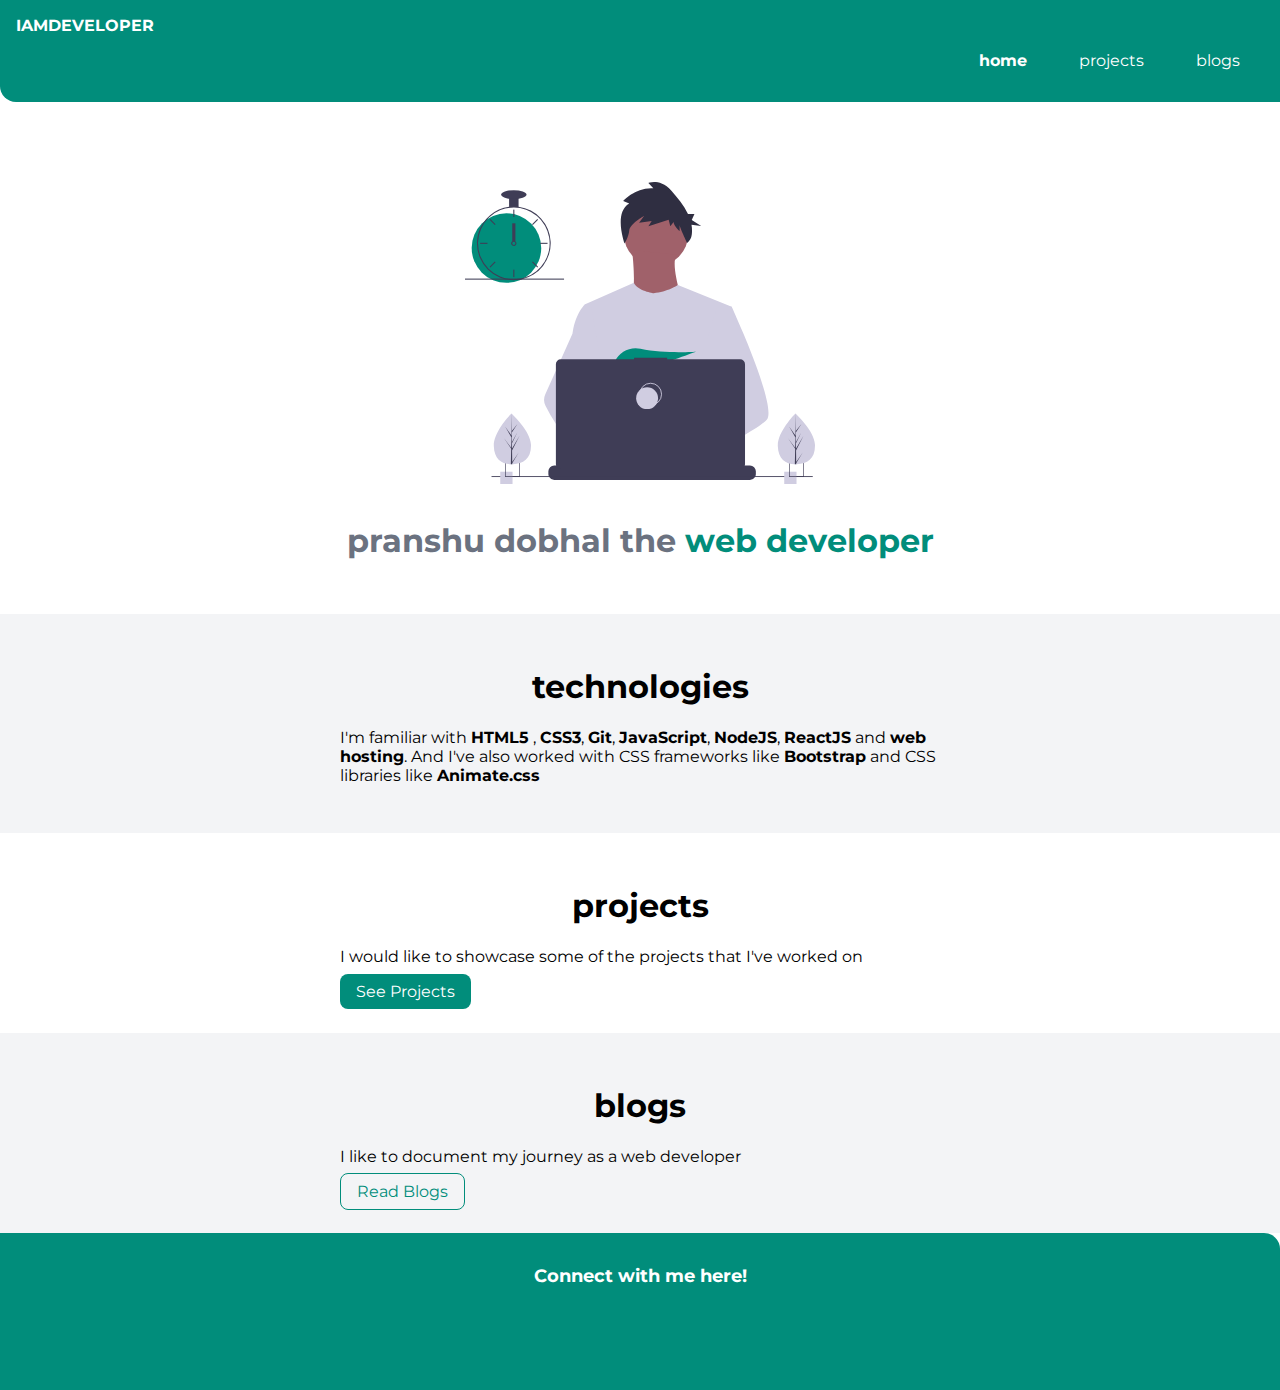
<file: index.html>
<!DOCTYPE html>
<html lang="en">
  <head>
    <meta charset="UTF-8" />
    <meta name="viewport" content="width=device-width, initial-scale=1.0" />
    <title>home | Pranshu Dobhal</title>
    <link rel="stylesheet" href="style.css" />
    <link rel="stylesheet" href="https://cdnjs.cloudflare.com/ajax/libs/font-awesome/5.15.1/css/all.min.css" integrity="sha512-+4zCK9k+qNFUR5X+cKL9EIR+ZOhtIloNl9GIKS57V1MyNsYpYcUrUeQc9vNfzsWfV28IaLL3i96P9sdNyeRssA==" crossorigin="anonymous" />
  </head>
  <body>
    <nav class="navigation container">
      <div class="nav-brand">IAMDEVELOPER</div>
      <ul class="list-non-bullet nav-pills">
        <li class="list-item-inline"><a class="link link-active" href="/">home</a></li>
        <li class="list-item-inline"><a class="link" href="projects.html">projects</a></li>
        <li class="list-item-inline"><a class="link" href="blogs.html">blogs</a></li>
      </ul>
    </nav>

    <header class="hero">
      <img class="hero-img" src="images/dev.svg" alt="" />
      <h1 class="hero-heading">pranshu dobhal the <span class="heading-inverted">web developer</span></h1>
    </header>

    <section class="section ow">
      <div class="container container-center">
        <h1>technologies</h1>
        <p>
          I'm familiar with <strong>HTML5</strong> , <strong>CSS3</strong>, <strong>Git</strong>, <strong>JavaScript</strong>, <strong>NodeJS</strong>, <strong>ReactJS</strong> and <strong>web hosting</strong>. And I've also worked with CSS frameworks like <strong>Bootstrap</strong> and CSS
          libraries like <strong>Animate.css</strong>
        </p>
      </div>
    </section>

    <section class="section">
      <div class="container container-center">
        <h1>projects</h1>
        <p>I would like to showcase some of the projects that I've worked on</p>
        <a class="link link-primary" href="projects.html">See Projects</a>
      </div>
    </section>

    <section class="section ow">
      <div class="container container-center">
        <h1>blogs</h1>
        <p>I like to document my journey as a web developer</p>
        <a class="link link-secondary" href="blogs.html">Read Blogs</a>
      </div>
    </section>

    <footer class="footer">
      <div class="footer-header">Connect with me here!</div>
      <ul class="social-links list-non-bullet">
        <li class="list-item-inline">
          <a class="link" href="https://github.com/pranshudobhal"><i class="fab fa-github"></i></a>
        </li>
        <li class="list-item-inline">
          <a class="link" href="https://www.linkedin.com/in/pranshudobhal/"><i class="fab fa-linkedin"></i></a>
        </li>
      </ul>
    </footer>
  </body>
</html>
</file>
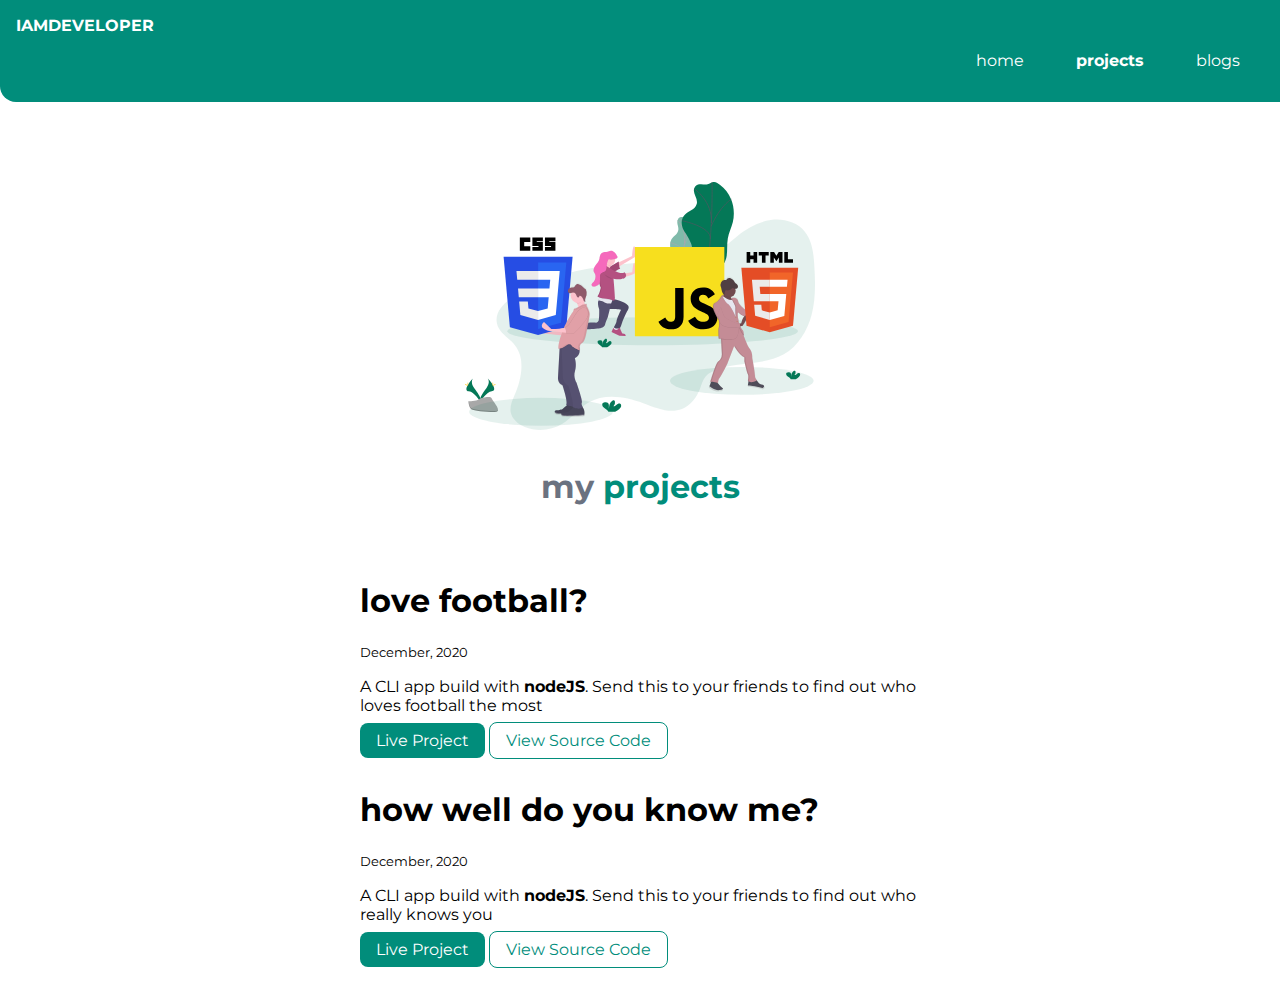
<file: projects.html>
<!DOCTYPE html>
<html lang="en">
  <head>
    <meta charset="UTF-8" />
    <meta name="viewport" content="width=device-width, initial-scale=1.0" />
    <title>projects | Pranshu Dobhal</title>
    <link rel="stylesheet" href="style.css" />
  </head>
  <body>
    <nav class="navigation container">
      <div class="nav-brand">IAMDEVELOPER</div>
      <ul class="list-non-bullet nav-pills">
        <li class="list-item-inline"><a class="link" href="index.html">home</a></li>
        <li class="list-item-inline"><a class="link link-active" href="projects.html">projects</a></li>
        <li class="list-item-inline"><a class="link" href="blogs.html">blogs</a></li>
      </ul>
    </nav>

    <header class="hero">
      <img class="hero-img" src="images/hero-image.svg" alt="" />
      <h1 class="hero-heading">my <span class="heading-inverted">projects</span></h1>
    </header>

    <ul class="list-non-bullet">
      <li>
        <div class="container container-center">
          <h1>love football?</h1>
          <small>December, 2020</small>
          <p>A CLI app build with <strong>nodeJS</strong>. Send this to your friends to find out who loves football the most</p>
          <a class="link link-primary" href="https://repl.it/@PranshuDobhal/Football-Quiz?embed=1&output=1">Live Project</a>
          <a href="https://github.com/pranshudobhal/Football-Quiz" class="link link-secondary">View Source Code</a>
        </div>
      </li>
      <br />
      <li>
        <div class="container container-center">
          <h1>how well do you know me?</h1>
          <small>December, 2020</small>
          <p>A CLI app build with <strong>nodeJS</strong>. Send this to your friends to find out who really knows you</p>
          <a class="link link-primary" href="https://repl.it/@PranshuDobhal/Quiz?embed=1&output=1">Live Project</a>
          <a href="https://github.com/pranshudobhal/How-Well-Do-You-Know-Me" class="link link-secondary">View Source Code</a>
        </div>
      </li>
      <br />
    </ul>
  </body>
</html>
</file>
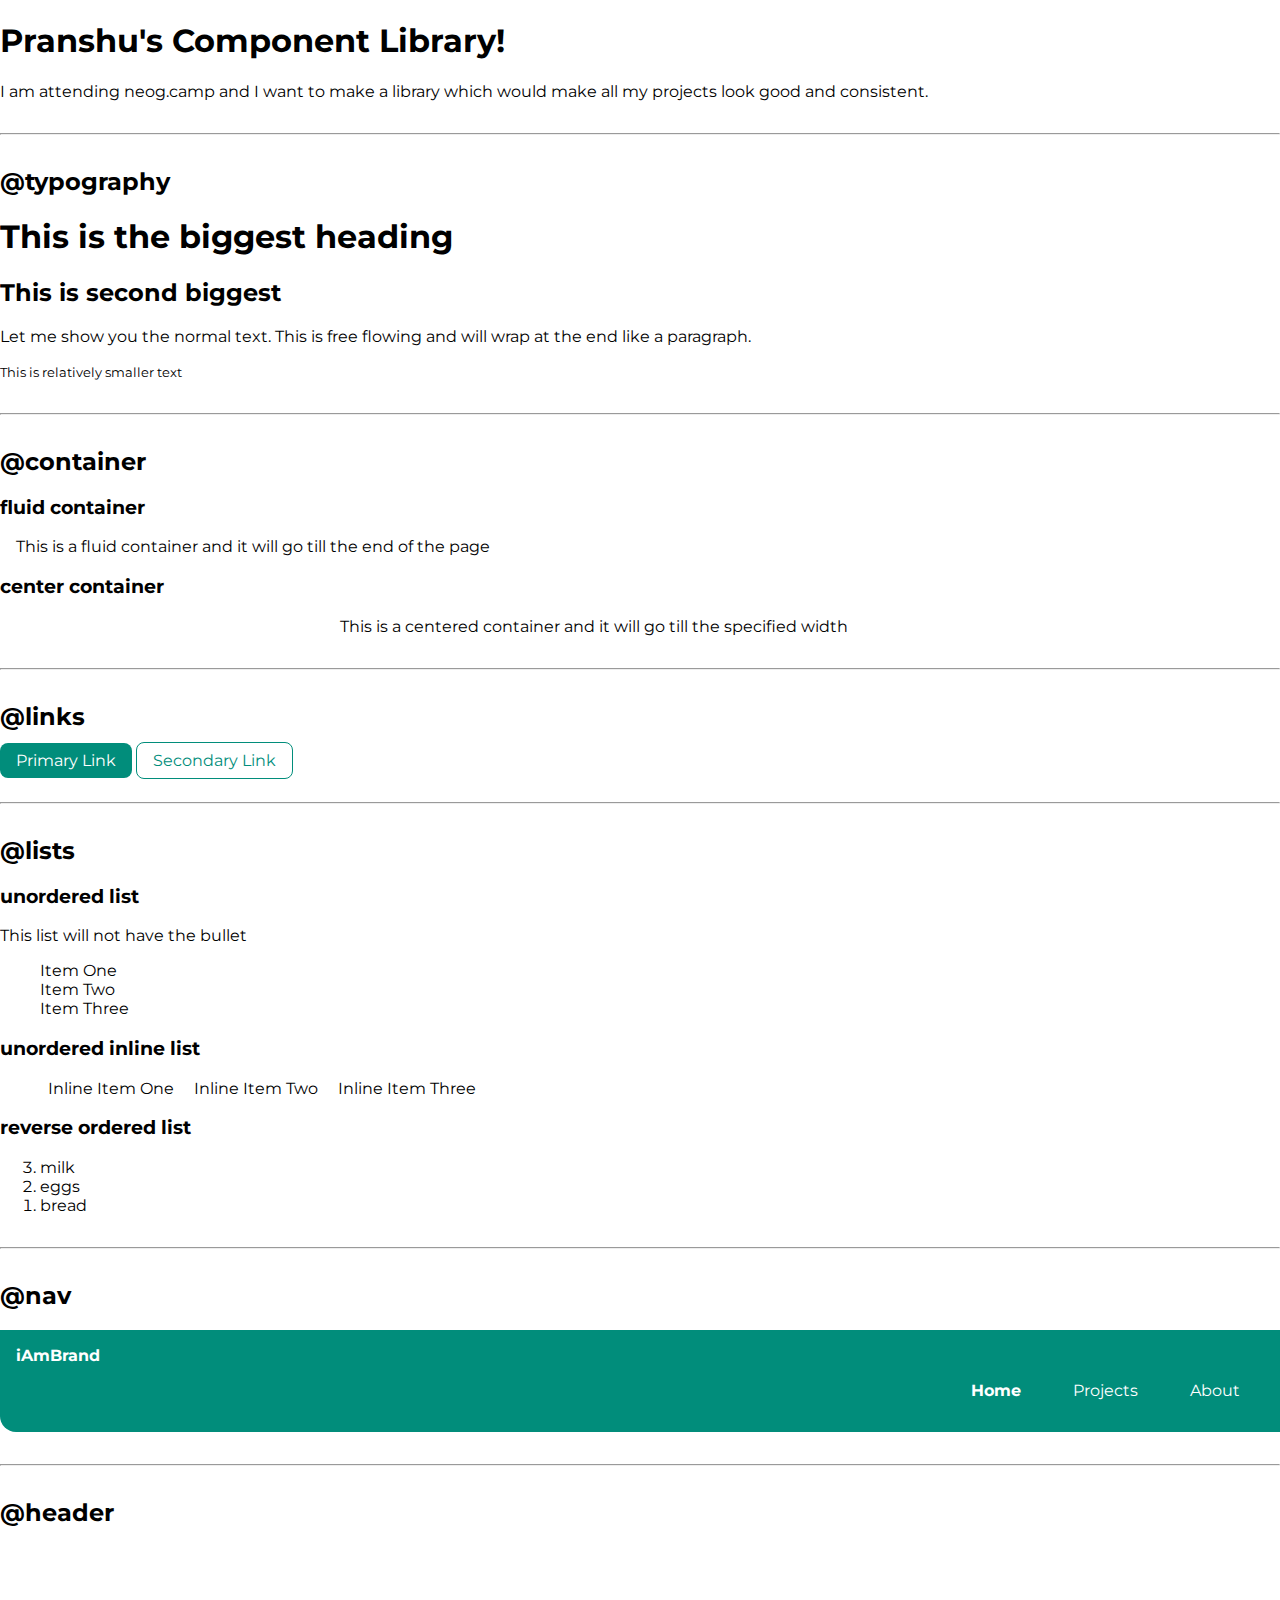
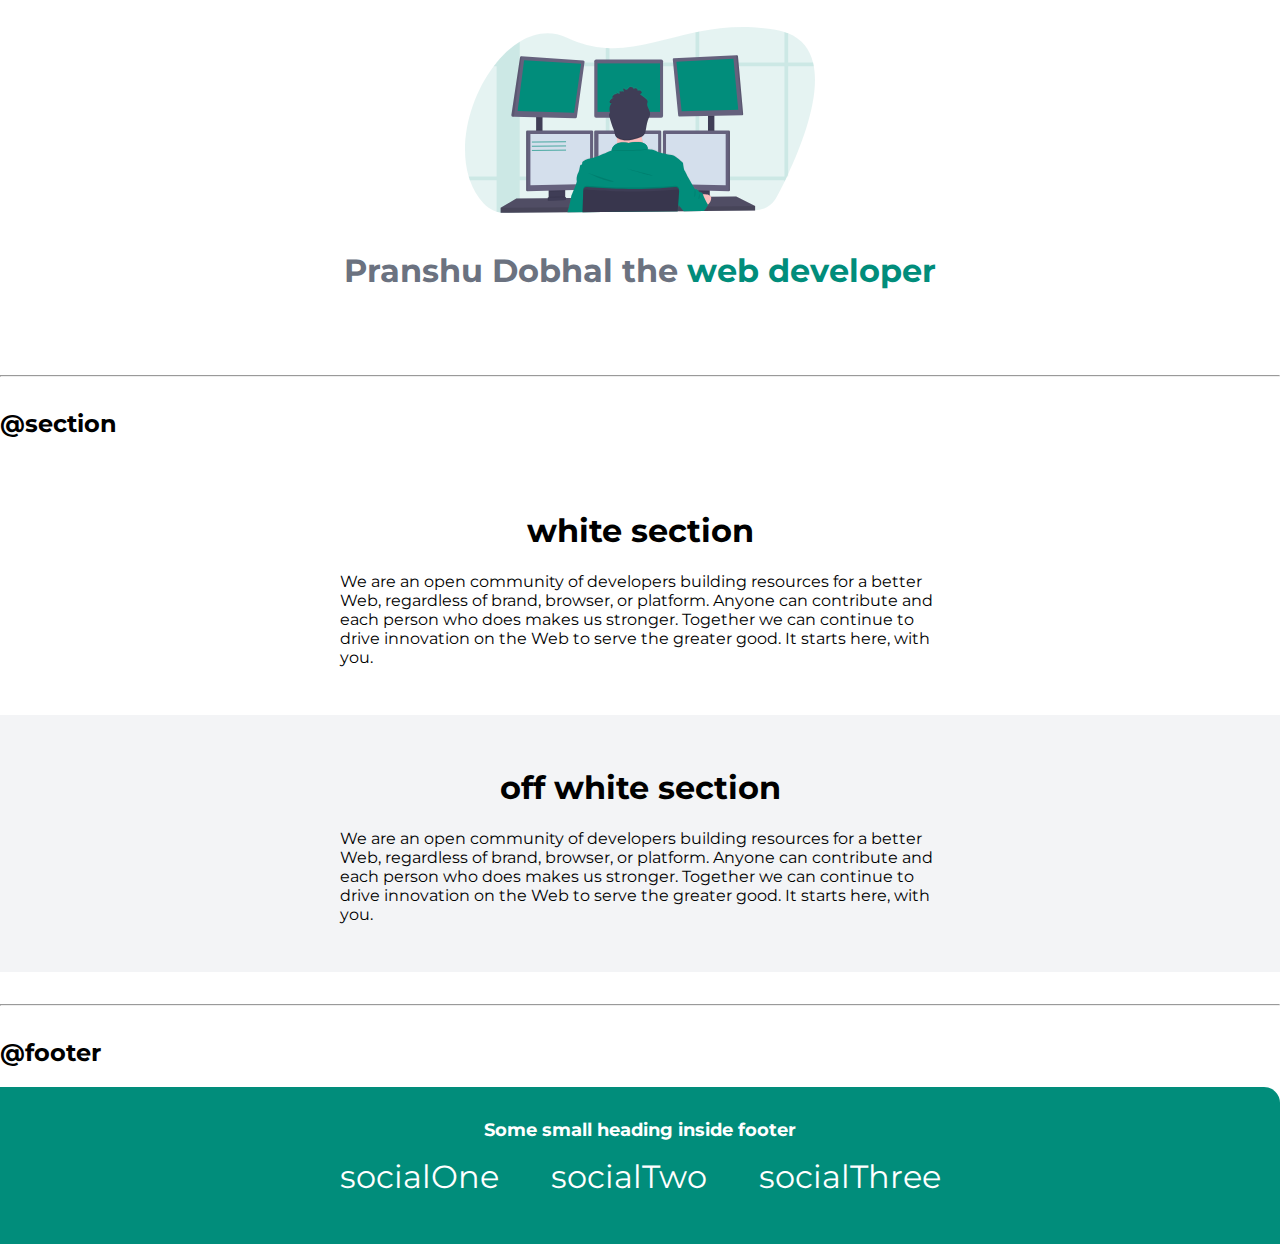
<file: lib/component.html>
<!DOCTYPE html>
<html lang="en">
  <head>
    <meta charset="UTF-8" />
    <meta name="viewport" content="width=device-width, initial-scale=1.0" />
    <title>Component Library</title>
    <link rel="stylesheet" href="../style.css" />
  </head>

  <body>
    <h1>Pranshu's Component Library!</h1>
    <p>I am attending neog.camp and I want to make a library which would make all my projects look good and consistent.</p>

    <hr />

    <h2>@typography</h2>

    <h1>This is the biggest heading</h1>
    <h2>This is second biggest</h2>
    <p>Let me show you the normal text. This is free flowing and will wrap at the end like a paragraph.</p>
    <small>This is relatively smaller text</small>

    <hr />

    <h2>@container</h2>
    <h3>fluid container</h3>
    <div class="container container-fluid">This is a fluid container and it will go till the end of the page</div>

    <h3>center container</h3>
    <div class="container container-center">This is a centered container and it will go till the specified width</div>

    <hr />

    <h2>@links</h2>

    <a class="link link-primary" ref="/">Primary Link</a>
    <a class="link link-secondary" href="/">Secondary Link</a>

    <hr />

    <h2>@lists</h2>
    <h3>unordered list</h3>
    <p>This list will not have the bullet</p>
    <ul class="list-non-bullet">
      <li>Item One</li>
      <li>Item Two</li>
      <li>Item Three</li>
    </ul>

    <h3>unordered inline list</h3>
    <ul class="list-non-bullet">
      <li class="list-item-inline">Inline Item One</li>
      <li class="list-item-inline">Inline Item Two</li>
      <li class="list-item-inline">Inline Item Three</li>
    </ul>

    <h3>reverse ordered list</h3>
    <ol reversed>
      <li>milk</li>
      <li>eggs</li>
      <li>bread</li>
    </ol>

    <hr />

    <h2>@nav</h2>
    <nav class="navigation container">
      <div class="nav-brand">iAmBrand</div>
      <ul class="list-non-bullet nav-pills">
        <li class="list-item-inline"><a class="link link-active" href="/">Home</a></li>
        <li class="list-item-inline"><a class="link" href="/">Projects</a></li>
        <li class="list-item-inline"><a class="link" href="/">About</a></li>
      </ul>
    </nav>

    <hr />

    <h2>@header</h2>
    <header class="hero">
      <img class="hero-img" src="../images/hero.svg" alt="" />
      <h1 class="hero-heading">Pranshu Dobhal the <span class="heading-inverted">web developer</span></h1>
    </header>

    <hr />

    <h2>@section</h2>
    <section class="section">
      <div class="container container-center">
        <h1>white section</h1>
        <p>
          We are an open community of developers building resources for a better Web, regardless of brand, browser, or platform. Anyone can contribute and each person who does makes us stronger. Together we can continue to drive innovation on the Web to serve the greater good. It starts here, with
          you.
        </p>
      </div>
    </section>
    <section class="section ow">
      <div class="container container-center">
        <h1>off white section</h1>
        <p>
          We are an open community of developers building resources for a better Web, regardless of brand, browser, or platform. Anyone can contribute and each person who does makes us stronger. Together we can continue to drive innovation on the Web to serve the greater good. It starts here, with
          you.
        </p>
      </div>
    </section>

    <hr />

    <h2>@footer</h2>
    <footer class="footer">
      <div class="footer-header">Some small heading inside footer</div>
      <ul class="social-links list-non-bullet">
        <li class="list-item-inline"><a class="link" href="/">socialOne</a></li>
        <li class="list-item-inline"><a class="link" href="/">socialTwo</a></li>
        <li class="list-item-inline"><a class="link" href="/">socialThree</a></li>
      </ul>
    </footer>
  </body>
</html>
</file>
<file: style.css>
@import url('https://fonts.googleapis.com/css2?family=Montserrat:wght@400;700&display=swap');

:root {
  --primary-color: #018d7b;
  --dark-gray: #6b7280;
  --off-white: #f3f4f6;
}

body {
  font-family: 'Montserrat', sans-serif;
  margin: 0;
}

hr {
  margin: 2rem 0rem;
}

/** container **/
.container {
  padding-left: 1rem;
  padding-right: 1rem;
}

.container-center {
  max-width: 600px;
  margin: auto;
}

/** links **/
.link {
  text-decoration: none;
  padding: 0.5rem 1rem;
  margin-top: 1rem;
  margin-bottom: 1rem;
}

.link-primary {
  background-color: var(--primary-color);
  border-radius: 0.5rem;
  color: white;
}

.link-secondary {
  color: var(--primary-color);
  border-radius: 0.5rem;
  border: 1px solid var(--primary-color);
}

/** lists **/
.list-non-bullet {
  list-style: none;
}

.list-item-inline {
  display: inline;
  padding: 0rem 0.5rem;
}

/** navigation **/
.navigation {
  background-color: var(--primary-color);
  color: white;
  padding: 1rem;
  border-bottom-left-radius: 1rem;
}

.navigation .nav-brand {
  font-weight: bold;
}

.navigation .nav-pills {
  text-align: right;
}

.navigation .link {
  color: white;
}

.navigation .link-active {
  font-weight: bold;
}

/** header **/
.hero {
  padding: 2rem;
  padding-top: 5rem;
}

.hero .hero-img {
  max-width: 350px;
  display: block;
  margin: auto;
}

.hero .hero-heading {
  padding-top: 1rem;
  color: var(--dark-gray);
  text-align: center;
}

.hero .hero-heading .heading-inverted {
  color: var(--primary-color);
}

/** sections **/

.section {
  padding: 2rem;
}

.section h1 {
  text-align: center;
}

.ow {
  background-color: var(--off-white);
}

/** footer **/

.footer {
  background-color: var(--primary-color);
  padding: 2rem 1rem;
  text-align: center;
  color: white;
  border-top-right-radius: 1rem;
}

.footer .footer-header {
  font-size: large;
  font-weight: bold;
}

.footer .link {
  color: white;
  font-size: 2rem;
}

.footer ul {
  padding-inline-start: 0px;
}
</file>
